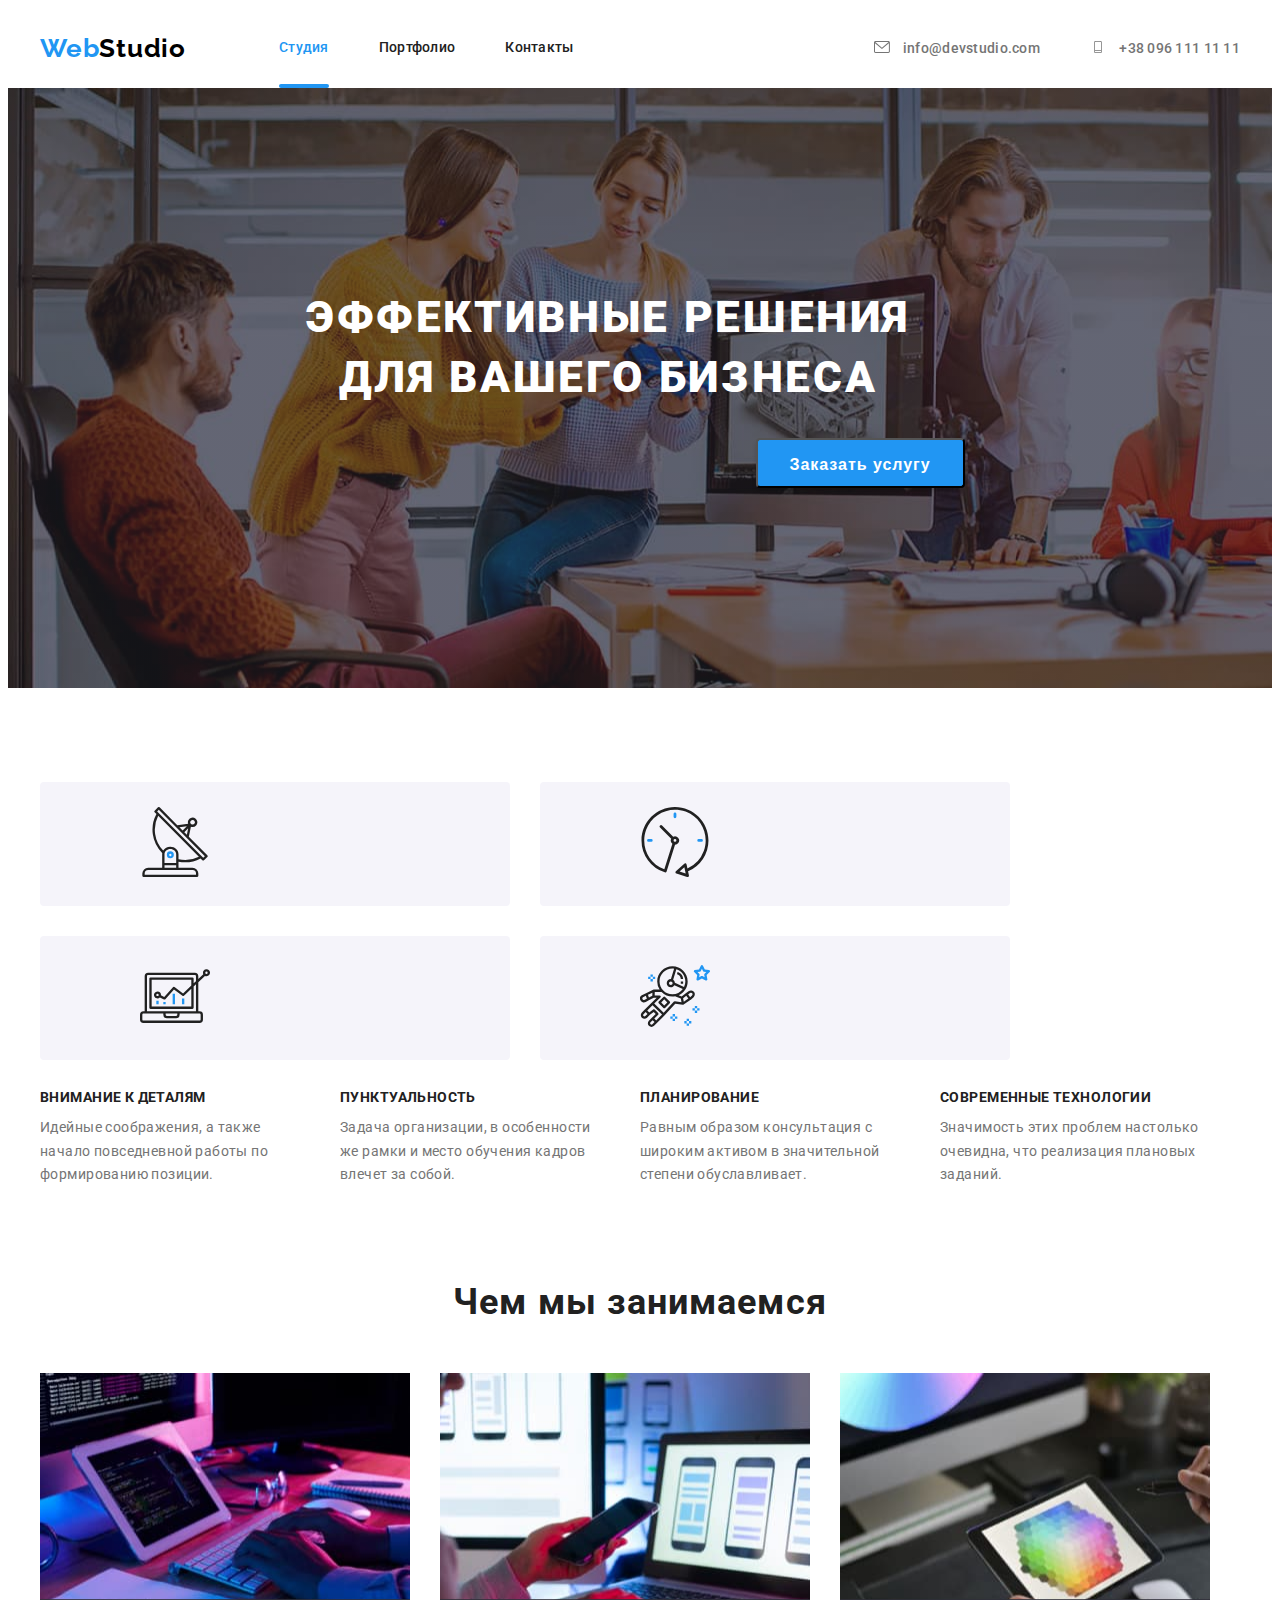
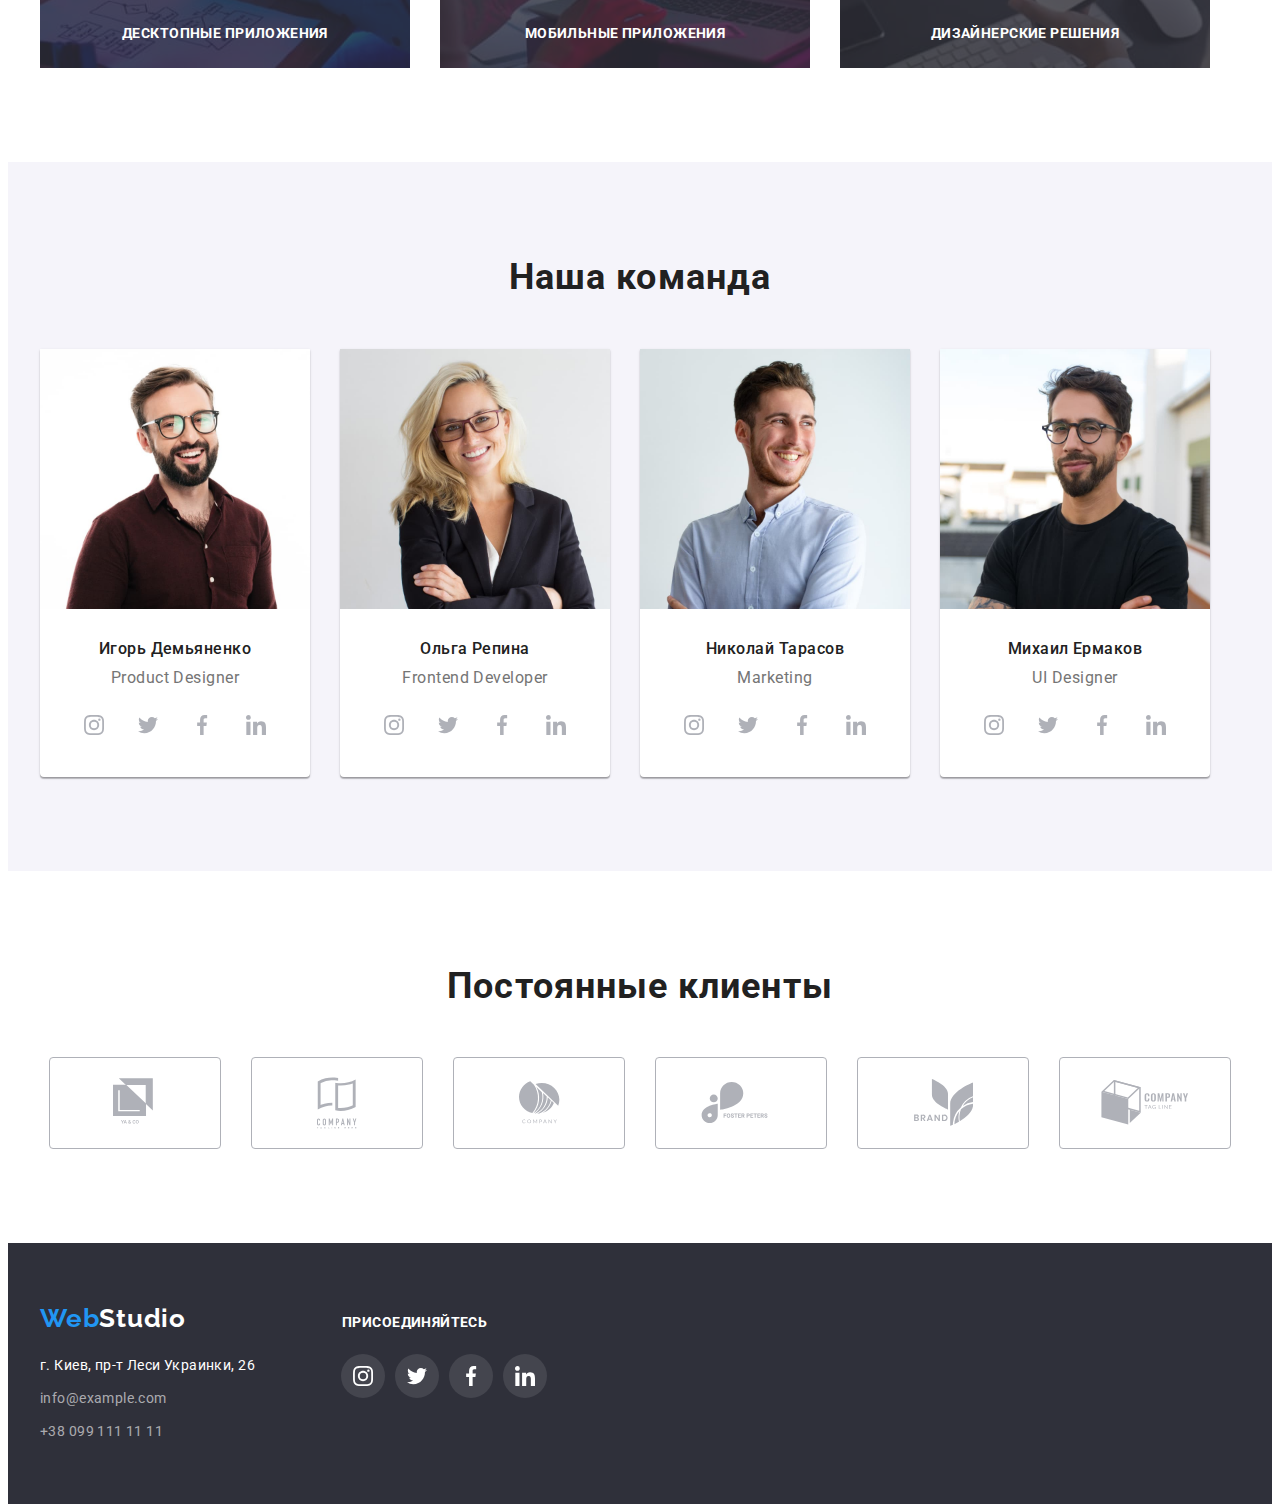
<file: index.html>
<!DOCTYPE html>
<html lang="ru">
  <head>
    <meta charset="UTF-8" />
    <meta name="viewport" content="width=device-width, initial-scale=1.0" />
    <title>Студия</title>
    <link rel="preconnect" href="https://fonts.gstatic.com" />
    <link
      href="https://fonts.googleapis.com/css2?family=Raleway:wght@700&family=Roboto:wght@400;500;700;900&display=swap"
      rel="stylesheet"
    />
    <link
      rel="stylesheet"
      href="https://cdnjs.cloudflare.com/ajax/libs/modern-normalize/1.0.0/modern-normalize.min.css"
      integrity="sha512-ISS7cAi1PEhQ8jnbJpJZMd29NlhNj4AWYyLOSp2CE/CsHxTCu+r+t0D2yoJudVrd0/8fTVPUVDzY5Tvli75u/g=="
      crossorigin="anonymous"
    />
    <link rel="stylesheet" href="./css/style.css" />
  </head>
  <body>
    <!--шапка сайта-->
    <header class="header">
      <div class="conteiner">
        <nav class="nav">
          <a class="logo" href="./index.html"
            >Web<span class="header-hf-logo">Studio</span>
          </a>

          <ul class="nav-list">
            <li class="nav-list-item">
              <a class="nav-list-link current any-transition" href="">Студия</a>
            </li>
            <li class="nav-list-item">
              <a class="nav-list-link any-transition" href="./portfolio.html"
                >Портфолио</a
              >
            </li>
            <li class="nav-list-item">
              <a class="nav-list-link any-transition" href="">Контакты</a>
            </li>
          </ul>
        </nav>

        <ul class="header-contacts">
          <li class="header-contacts-item">
            <a
              class="header-contacts-link-mail any-transition"
              href="mailto:info@devstudio.com"
            >
              <svg class="header-contacts-link-icon any-transition">
                <use href="./sprite.svg#mail"></use>
              </svg>
              info@devstudio.com
            </a>
          </li>
          <li class="header-contacts-item">
            <a
              class="header-contacts-link-tel any-transition"
              href="tel:+380961111111"
            >
              <svg class="header-contacts-link-icon any-transition">
                <use href="./sprite.svg#tel"></use>
              </svg>
              +38 096 111 11 11</a
            >
          </li>
        </ul>
      </div>
    </header>

    <!--герой-->
    <main class="main">
      <section class="hero">
        <div class="conteiner">
          <div class="conteiner-hero-banner">
            <h1 class="hero-banner">Эффективные решения для вашего бизнеса</h1>
          </div>
          <button class="hero-banner-btn" type="button" data-modal-open>
            Заказать услугу
          </button>
        </div>
      </section>

      <!--принципы работы студии-->
      <section class="principles">
        <div class="conteiner">
          <h2 hidden>Наши принципы</h2>
          <ul class="principles-list">
            <div class="principles-list-icon-wrapper">
              <svg class="principles-list-icon">
                <use href="./sprite.svg#antenna"></use>
              </svg>
            </div>
            <div class="principles-list-icon-wrapper">
              <svg class="principles-list-icon">
                <use href="./sprite.svg#clock"></use>
              </svg>
            </div>
            <div class="principles-list-icon-wrapper">
              <svg class="principles-list-icon">
                <use href="./sprite.svg#diagram"></use>
              </svg>
            </div>
            <div class="principles-list-icon-wrapper">
              <svg class="principles-list-icon">
                <use href="./sprite.svg#astronaut"></use>
              </svg>
            </div>
            <li class="principles-list-item">
              <h3 class="principles-name">Внимание к деталям</h3>
              <p class="principles-description">
                Идейные соображения, а также начало повседневной работы по
                формированию позиции.
              </p>
            </li>
            <li class="principles-list-item">
              <h3 class="principles-name">Пунктуальность</h3>
              <p class="principles-description">
                Задача организации, в особенности же рамки и место обучения
                кадров влечет за собой.
              </p>
            </li>
            <li class="principles-list-item">
              <h3 class="principles-name">Планирование</h3>
              <p class="principles-description">
                Равным образом консультация с широким активом в значительной
                степени обуславливает.
              </p>
            </li>
            <li class="principles-list-item">
              <h3 class="principles-name">Современные технологии</h3>
              <p class="principles-description">
                Значимость этих проблем настолько очевидна, что реализация
                плановых заданий.
              </p>
            </li>
          </ul>
        </div>
      </section>

      <!--возможности студии-->
      <section class="description">
        <div class="conteiner">
          <h2 class="description-title">Чем мы занимаемся</h2>
          <ul class="description-list">
            <li class="description-list-item">
              <img
                class="description-list-img"
                src="./images/img-1.jpg"
                alt="написание кода"
                width="370"
                height="295"
              />
              <h3 class="description-title-image">Десктопные приложения</h3>
            </li>

            <li class="description-list-item">
              <img
                class="description-list-img"
                src="./images/img-2.jpg"
                alt="мобильные версии"
                width="370"
                height="295"
              />
              <h3 class="description-title-image">Мобильные приложения</h3>
            </li>

            <li class="description-list-item">
              <img
                class="description-list-img"
                src="./images/img-3.jpg"
                alt="выбор цвета сайта"
                width="370"
                height="295"
              />
              <h3 class="description-title-image">Дизайнерские решения</h3>
            </li>
          </ul>
        </div>
      </section>

      <!--команда студии-->
      <section class="team">
        <div class="conteiner">
          <h2 class="description-title">Наша команда</h2>
          <ul class="team-list">
            <li class="team-list-item">
              <img
                class="team-list-img"
                src="./team-photo/img-1.jpg"
                alt="фото Демьяненко"
                width="270"
                height="260"
              />
              <div class="masters-list-content-wrapper">
                <h3 class="team-list-name">Игорь Демьяненко</h3>
                <p class="team-list-special" lang="en">Product Designer</p>
                <ul class="team-list-link">
                  <li class="team-item-link">
                    <a class="team-link any-transition" href="">
                      <svg class="team-list-icon any-transition">
                        <use href="./sprite.svg#instagram"></use>
                      </svg>
                    </a>
                  </li>
                  <li class="team-item-link">
                    <a class="team-link any-transition" href="">
                      <svg class="team-list-icon any-transition">
                        <use href="./sprite.svg#twitter"></use>
                      </svg>
                    </a>
                  </li>
                  <li class="team-item-link">
                    <a class="team-link any-transition" href="">
                      <svg class="team-list-icon any-transition">
                        <use href="./sprite.svg#facebook"></use>
                      </svg>
                    </a>
                  </li>
                  <li class="team-item-link">
                    <a class="team-link any-transition" href="">
                      <svg class="team-list-icon any-transition">
                        <use href="./sprite.svg#linkedin"></use>
                      </svg>
                    </a>
                  </li>
                </ul>
              </div>
            </li>
            <li class="team-list-item">
              <img
                class="team-list-img"
                src="./team-photo/img-2.jpg"
                alt="фото Репиной"
                width="270"
                height="260"
              />
              <div class="masters-list-content-wrapper">
                <h3 class="team-list-name">Ольга Репина</h3>
                <p class="team-list-special" lang="en">Frontend Developer</p>
                <ul class="team-list-link">
                  <li class="team-item-link">
                    <a class="team-link any-transition" href="">
                      <svg class="team-list-icon any-transition">
                        <use href="./sprite.svg#instagram"></use>
                      </svg>
                    </a>
                  </li>
                  <li class="team-item-link">
                    <a class="team-link any-transition" href="">
                      <svg class="team-list-icon any-transition">
                        <use href="./sprite.svg#twitter"></use>
                      </svg>
                    </a>
                  </li>
                  <li class="team-item-link">
                    <a class="team-link any-transition" href="">
                      <svg class="team-list-icon any-transition">
                        <use href="./sprite.svg#facebook"></use>
                      </svg>
                    </a>
                  </li>
                  <li class="team-item-link">
                    <a class="team-link any-transition" href="">
                      <svg class="team-list-icon any-transition">
                        <use href="./sprite.svg#linkedin"></use>
                      </svg>
                    </a>
                  </li>
                </ul>
              </div>
            </li>
            <li class="team-list-item">
              <img
                class="team-list-img"
                src="./team-photo/img-3.jpg"
                alt="фото Тарасова"
                width="270"
                height="260"
              />
              <div class="masters-list-content-wrapper">
                <h3 class="team-list-name">Николай Тарасов</h3>
                <p class="team-list-special" lang="en">Marketing</p>
                <ul class="team-list-link">
                  <li class="team-item-link">
                    <a class="team-link any-transition" href="">
                      <svg class="team-list-icon any-transition">
                        <use href="./sprite.svg#instagram"></use>
                      </svg>
                    </a>
                  </li>
                  <li class="team-item-link">
                    <a class="team-link any-transition" href="">
                      <svg class="team-list-icon any-transition">
                        <use href="./sprite.svg#twitter"></use>
                      </svg>
                    </a>
                  </li>
                  <li class="team-item-link">
                    <a class="team-link any-transition" href="">
                      <svg class="team-list-icon any-transition">
                        <use href="./sprite.svg#facebook"></use>
                      </svg>
                    </a>
                  </li>
                  <li class="team-item-link">
                    <a class="team-link any-transition" href="">
                      <svg class="team-list-icon any-transition">
                        <use href="./sprite.svg#linkedin"></use>
                      </svg>
                    </a>
                  </li>
                </ul>
              </div>
            </li>

            <li class="team-list-item">
              <img
                class="team-list-img"
                src="./team-photo/img-4.jpg"
                alt="фото Ермакова"
                width="270"
                height="260"
              />
              <div class="masters-list-content-wrapper">
                <h3 class="team-list-name">Михаил Ермаков</h3>
                <p class="team-list-special" lang="en">UI Designer</p>
                <ul class="team-list-link">
                  <li class="team-item-link">
                    <a class="team-link any-transition" href="">
                      <svg class="team-list-icon any-transition">
                        <use href="./sprite.svg#instagram"></use>
                      </svg>
                    </a>
                  </li>
                  <li class="team-item-link">
                    <a class="team-link any-transition" href="">
                      <svg class="team-list-icon any-transition">
                        <use href="./sprite.svg#twitter"></use>
                      </svg>
                    </a>
                  </li>
                  <li class="team-item-link">
                    <a class="team-link any-transition" href="">
                      <svg class="team-list-icon any-transition">
                        <use href="./sprite.svg#facebook"></use>
                      </svg>
                    </a>
                  </li>
                  <li class="team-item-link">
                    <a class="team-link any-transition" href="">
                      <svg class="team-list-icon any-transition">
                        <use href="./sprite.svg#linkedin"></use>
                      </svg>
                    </a>
                  </li>
                </ul>
              </div>
            </li>
          </ul>
        </div>
      </section>

      <!-- клиенты студии -->
      <section class="clients">
        <div class="conteiner">
          <h2 class="clients-title">Постоянные клиенты</h2>
          <ul class="clients-list">
            <div class="clients-list-wrapper">
              <li class="clients-list-item">
                <a class="clients-list-link any-transition" href="">
                  <svg
                    class="clients-list-icon any-transition"
                    width="44"
                    height="49"
                  >
                    <use href="./sprite.svg#logo-1"></use>
                  </svg>
                </a>
              </li>
            </div>
            <div class="clients-list-wrapper">
              <li class="clients-list-item">
                <a class="clients-list-link any-transition" href="">
                  <svg
                    class="clients-list-icon any-transition"
                    width="40"
                    height="52"
                  >
                    <use href="./sprite.svg#logo-2"></use>
                  </svg>
                </a>
              </li>
            </div>
            <div class="clients-list-wrapper">
              <li class="clients-list-item">
                <a class="clients-list-link any-transition" href="">
                  <svg
                    class="clients-list-icon any-transition"
                    width="41"
                    height="43"
                  >
                    <use href="./sprite.svg#logo-3"></use>
                  </svg>
                </a>
              </li>
            </div>
            <div class="clients-list-wrapper">
              <li class="clients-list-item">
                <a class="clients-list-link any-transition" href="">
                  <svg
                    class="clients-list-icon any-transition"
                    width="80"
                    height="42"
                  >
                    <use href="./sprite.svg#logo-4"></use>
                  </svg>
                </a>
              </li>
            </div>
            <div class="clients-list-wrapper">
              <li class="clients-list-item">
                <a class="clients-list-link any-transition" href="">
                  <svg
                    class="clients-list-icon any-transition"
                    width="59"
                    height="47"
                  >
                    <use href="./sprite.svg#logo-5"></use>
                  </svg>
                </a>
              </li>
            </div>
            <div class="clients-list-wrapper">
              <li class="clients-list-item">
                <a class="clients-list-link any-transition" href="">
                  <svg
                    class="clients-list-icon any-transition"
                    width="88"
                    height="45"
                  >
                    <use href="./sprite.svg#logo-6"></use>
                  </svg>
                </a>
              </li>
            </div>
          </ul>
        </div>
      </section>
    </main>
    <!--подвал-->
    <footer class="footer">
      <!--кондактная инфо-->
      <section class="footer-contact">
        <div class="conteiner">
          <h2 hidden>контакты</h2>
          <div class="footer-contact-wrapper">
            <a class="logo" href="./index.html"
              >Web<span class="footer-hf-logo">Studio</span></a
            >
            <h3 class="footer-subtitle">присоединяйтесь</h3>
          </div>

          <address class="footer-address">
            <div class="footer-address-list-wrapper">
              <ul class="footer-address-list">
                <li class="footer-address-list-item">
                  <a
                    class="footer-address-link"
                    href="https://goo.gl/maps/9ujybrKW8emvLEQx5"
                    target="blank"
                    >г. Киев, пр-т Леси Украинки, 26</a
                  >
                </li>
                <li class="footer-address-list-item">
                  <a
                    class="footer-address-link-mail"
                    href="mailto:info@example.com"
                    >info@example.com</a
                  >
                </li>
                <li class="footer-address-list-item">
                  <a class="footer-address-link-tel" href="tel:+380991111111"
                    >+38 099 111 11 11</a
                  >
                </li>
              </ul>
            </div>

            <div class="footer-list-link-wrapper">
              <ul class="footer-social-list">
                <li class="footer-social-list-item">
                  <div class="footer-list-content-wrapper">
                    <a class="footer-social-link any-transition" href="">
                      <svg class="footer-social-icon">
                        <use href="./sprite.svg#instagram"></use>
                      </svg>
                    </a>
                  </div>
                </li>
                <li class="footer-social-list-item">
                  <div class="footer-list-content-wrapper">
                    <a class="footer-social-link any-transition" href="">
                      <svg class="footer-social-icon">
                        <use href="./sprite.svg#twitter"></use>
                      </svg>
                    </a>
                  </div>
                </li>
                <li class="footer-social-list-item">
                  <div class="footer-list-content-wrapper">
                    <a class="footer-social-link any-transition" href="">
                      <svg class="footer-social-icon">
                        <use href="./sprite.svg#facebook"></use>
                      </svg>
                    </a>
                  </div>
                </li>
                <li class="footer-social-list-item">
                  <div class="footer-list-content-wrapper">
                    <a class="footer-social-link any-transition" href="">
                      <svg class="footer-social-icon">
                        <use href="./sprite.svg#linkedin"></use>
                      </svg>
                    </a>
                  </div>
                </li>
              </ul>
            </div>
          </address>
        </div>
      </section>
    </footer>

    <div class="backdrop is-hidden" data-modal>
      <div class="modal">
        <button class="modal-button" type="button" data-modal-close>
          <svg class="icon-close">
            <use href="./sprite.svg#icon-close"></use>
          </svg>
        </button>
      </div>
    </div>

    <script src="./js/modal.js"></script>
  </body>
</html>
</file>
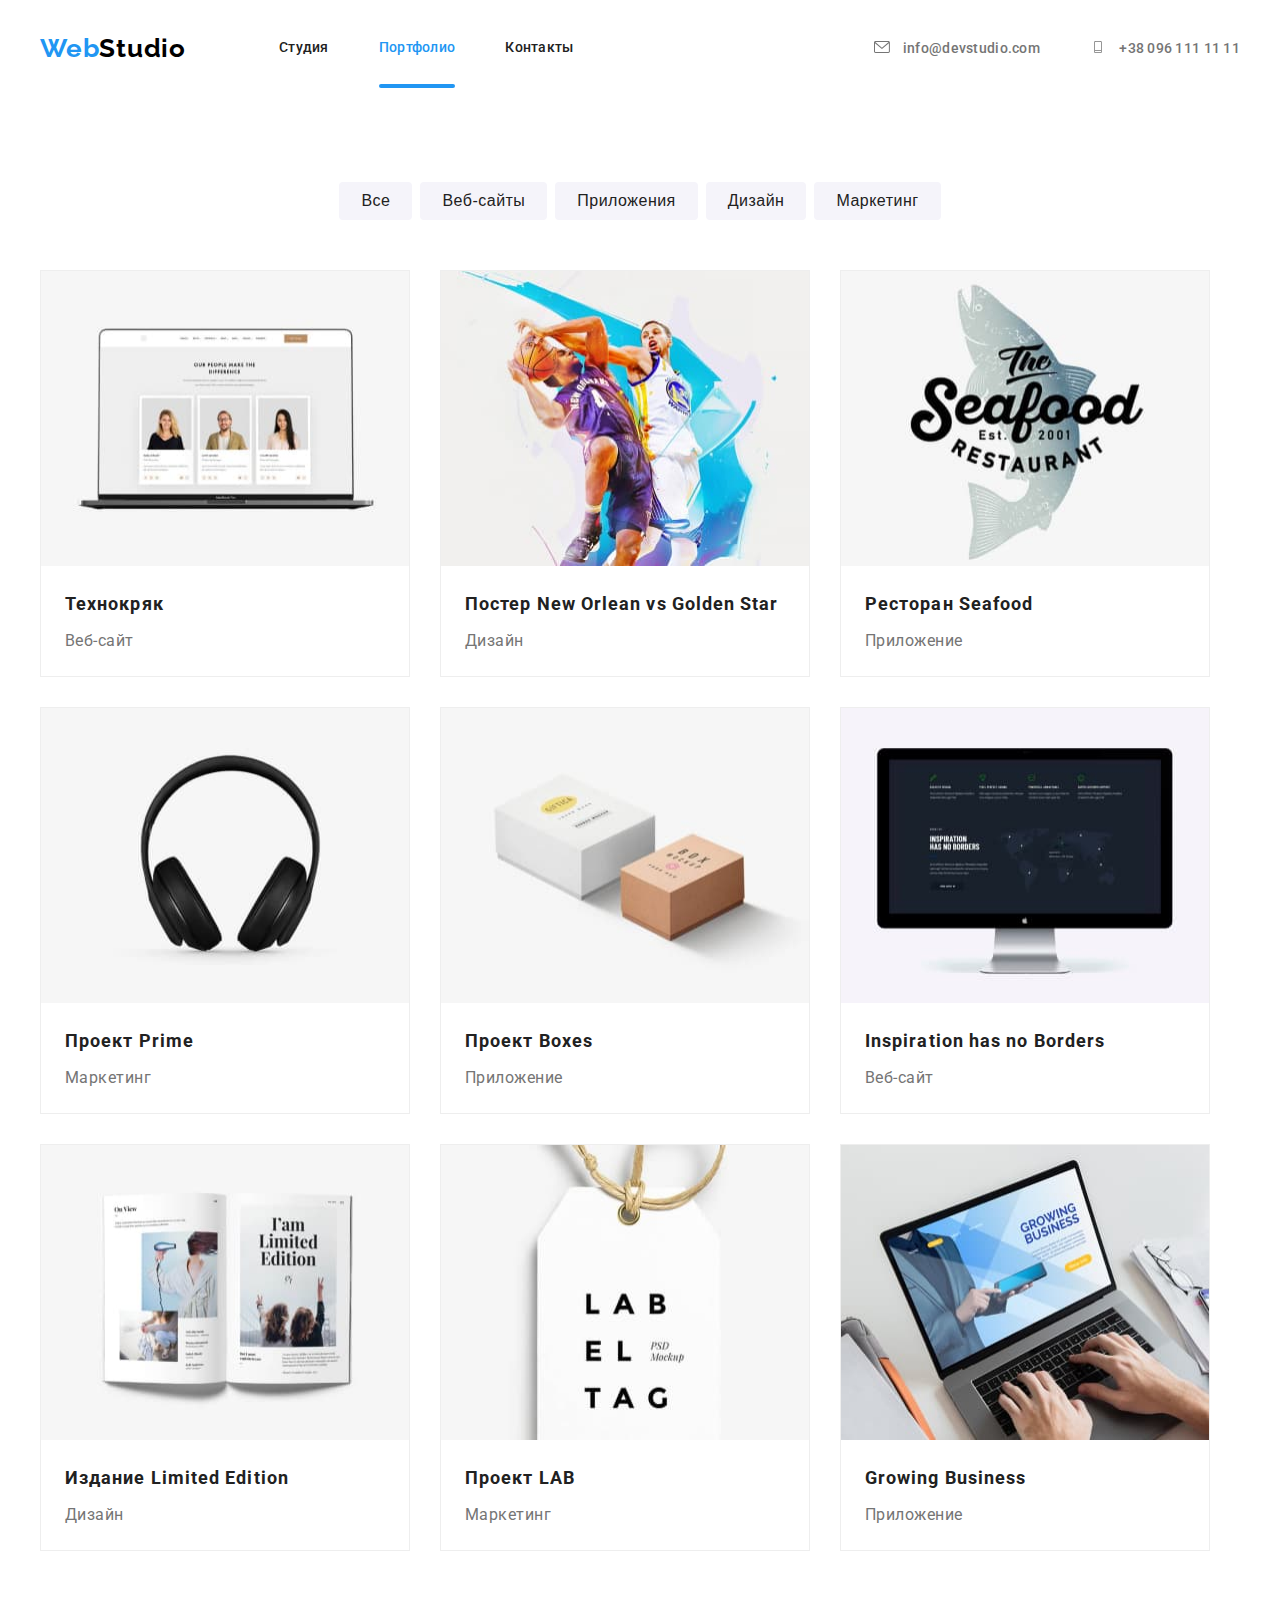
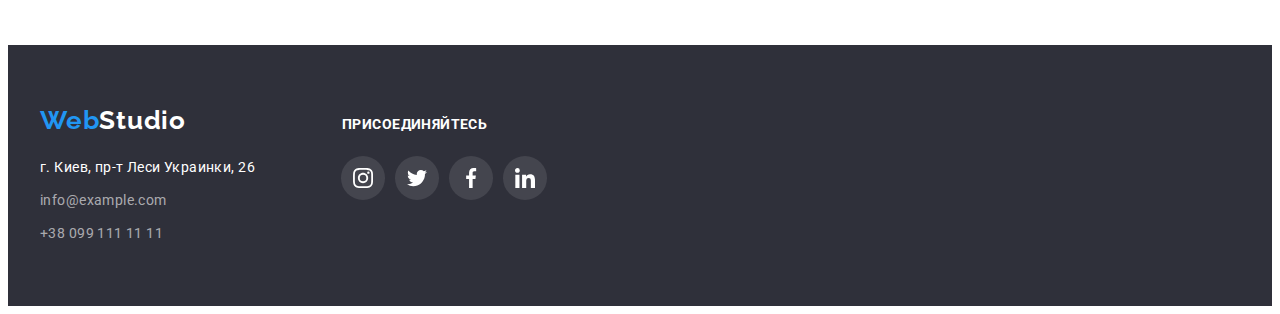
<file: portfolio.html>
<!DOCTYPE html>
<html lang="ru">
  <head>
    <meta charset="UTF-8" />
    <meta name="viewport" content="width=device-width, initial-scale=1.0" />
    <title>Портфолио</title>
    <link rel="preconnect" href="https://fonts.gstatic.com" />
    <link
      href="https://fonts.googleapis.com/css2?family=Raleway:wght@700&family=Roboto:wght@400;500;700;900&display=swap"
      rel="stylesheet"
    />
    <link
      rel="stylesheet"
      href="https://cdnjs.cloudflare.com/ajax/libs/modern-normalize/1.0.0/modern-normalize.min.css"
      integrity="sha512-ISS7cAi1PEhQ8jnbJpJZMd29NlhNj4AWYyLOSp2CE/CsHxTCu+r+t0D2yoJudVrd0/8fTVPUVDzY5Tvli75u/g=="
      crossorigin="anonymous"
    />
    <link rel="stylesheet" href="./css/style.css" />
  </head>
  <body>
    <!--шапка сайта-->
    <header class="header">
      <div class="conteiner">
        <nav class="nav">
          <a class="logo" href="./index.html"
            >Web<span class="header-hf-logo">Studio</span>
          </a>

          <ul class="nav-list">
            <li class="nav-list-item">
              <a class="nav-list-link any-transition" href="./index.html"
                >Студия</a
              >
            </li>
            <li class="nav-list-item">
              <a
                class="nav-list-link current any-transition"
                href="./portfolio.html"
                >Портфолио</a
              >
            </li>
            <li class="nav-list-item">
              <a class="nav-list-link any-transition" href="">Контакты</a>
            </li>
          </ul>
        </nav>

        <ul class="header-contacts">
          <li class="header-contacts-item">
            <a
              class="header-contacts-link-mail any-transition"
              href="mailto:info@devstudio.com"
            >
              <svg class="header-contacts-link-icon any-transition">
                <use href="./sprite.svg#mail"></use>
              </svg>
              info@devstudio.com
            </a>
          </li>
          <li class="header-contacts-item">
            <a
              class="header-contacts-link-tel any-transition"
              href="tel:+380961111111"
            >
              <svg class="header-contacts-link-icon any-transition">
                <use href="./sprite.svg#tel"></use>
              </svg>
              +38 096 111 11 11</a
            >
          </li>
        </ul>
      </div>
    </header>
    <!--герой-->
    <main class="portfolio-hero">
      <section class="portfolio-nav">
        <div class="conteiner">
          <h1 hidden>Портфолио</h1>
          <ul class="portfolio-nav-list">
            <li class="portfolio-nav-list-item">
              <button
                class="portfolio-nav-list-btn any-transition"
                type="button"
              >
                Все
              </button>
            </li>
            <li class="portfolio-nav-list-item">
              <button
                class="portfolio-nav-list-btn any-transition"
                type="button"
              >
                Веб-сайты
              </button>
            </li>
            <li class="portfolio-nav-list-item">
              <button
                class="portfolio-nav-list-btn any-transition"
                type="button"
              >
                Приложения
              </button>
            </li>
            <li class="portfolio-nav-list-item">
              <button
                class="portfolio-nav-list-btn any-transition"
                type="button"
              >
                Дизайн
              </button>
            </li>
            <li class="portfolio-nav-list-item">
              <button
                class="portfolio-nav-list-btn any-transition"
                type="button"
              >
                Маркетинг
              </button>
            </li>
          </ul>

          <ul class="portfolio-list">
            <li class="portfolio-list-item">
              <a class="portfolio-list-link any-transition" href="">
                <div class="portfolio-overlay-wrapper">
                  <img
                    class="portfolio-list-img"
                    src="./portfolio-images/img-1.jpg"
                    alt="экран ноутбука с картинками"
                    width="370"
                    height="295"
                  />
                  <p class="portfolio-overlay-list">
                    Технокряк это современная площадка распространения
                    коронавируса. Компании используют эту платформу для
                    цифрового шпионажа и атак на защищённые сервера конкурентов.
                  </p>
                </div>

                <h2 class="portfolio-list-title">Технокряк</h2>
                <p class="portfolio-list-services">Веб-сайт</p>
              </a>
            </li>
            <li class="portfolio-list-item">
              <a class="portfolio-list-link any-transition" href="">
                <div class="portfolio-overlay-wrapper">
                  <img
                    class="portfolio-list-img"
                    src="./portfolio-images/img-2.jpg"
                    alt="два баскетболиста"
                    width="370"
                    height="295"
                  />
                  <p class="portfolio-overlay-list">
                    Постер New Orlean vs Golden Star это современная площадка
                    распространения коронавируса. Компании используют эту
                    платформу для цифрового шпионажа и атак на защищённые
                    сервера конкурентов.
                  </p>
                </div>
                <h2 class="portfolio-list-title">
                  Постер New Orlean vs Golden Star
                </h2>
                <p class="portfolio-list-services">Дизайн</p>
              </a>
            </li>
            <li class="portfolio-list-item">
              <a class="portfolio-list-link any-transition" href="">
                <div class="portfolio-overlay-wrapper">
                  <img
                    class="portfolio-list-img"
                    src="./portfolio-images/img-3.jpg"
                    alt="рисунок рыбы с подписью"
                    width="370"
                    height="295"
                  />
                  <p class="portfolio-overlay-list">
                    Ресторан Seafood это современная площадка распространения
                    коронавируса. Компании используют эту платформу для
                    цифрового шпионажа и атак на защищённые сервера конкурентов.
                  </p>
                </div>
                <h2 class="portfolio-list-title">Ресторан Seafood</h2>
                <p class="portfolio-list-services">Приложение</p>
              </a>
            </li>
            <li class="portfolio-list-item">
              <a class="portfolio-list-link any-transition" href="">
                <div class="portfolio-overlay-wrapper">
                  <img
                    class="portfolio-list-img"
                    src="./portfolio-images/img-4.jpg"
                    alt="наушники"
                    width="370"
                    height="295"
                  />
                  <p class="portfolio-overlay-list">
                    Проект Prime это современная площадка распространения
                    коронавируса. Компании используют эту платформу для
                    цифрового шпионажа и атак на защищённые сервера конкурентов.
                  </p>
                </div>
                <h2 class="portfolio-list-title">Проект Prime</h2>
                <p class="portfolio-list-services">Маркетинг</p>
              </a>
            </li>
            <li class="portfolio-list-item">
              <a class="portfolio-list-link any-transition" href="">
                <div class="portfolio-overlay-wrapper">
                  <img
                    class="portfolio-list-img"
                    src="./portfolio-images/img-5.jpg"
                    alt="две коробки"
                    width="370"
                    height="295"
                  />
                  <p class="portfolio-overlay-list">
                    Проект Boxes это современная площадка распространения
                    коронавируса. Компании используют эту платформу для
                    цифрового шпионажа и атак на защищённые сервера конкурентов.
                  </p>
                </div>
                <h2 class="portfolio-list-title">Проект Boxes</h2>
                <p class="portfolio-list-services">Приложение</p>
              </a>
            </li>
            <li class="portfolio-list-item">
              <a class="portfolio-list-link any-transition" href="">
                <div class="portfolio-overlay-wrapper">
                  <img
                    class="portfolio-list-img"
                    src="./portfolio-images/img-6.jpg"
                    alt="монитор с картинками"
                    width="370"
                    height="295"
                  />
                  <p class="portfolio-overlay-list">
                    Inspiration has no Borders это современная площадка
                    распространения коронавируса. Компании используют эту
                    платформу для цифрового шпионажа и атак на защищённые
                    сервера конкурентов.
                  </p>
                </div>
                <h2 class="portfolio-list-title">Inspiration has no Borders</h2>
                <p class="portfolio-list-services">Веб-сайт</p>
              </a>
            </li>
            <li class="portfolio-list-item">
              <a class="portfolio-list-link any-transition" href="">
                <div class="portfolio-overlay-wrapper">
                  <img
                    class="portfolio-list-img"
                    src="./portfolio-images/img-7.jpg"
                    alt="открытый журнал"
                    width="370"
                    height="295"
                  />
                  <p class="portfolio-overlay-list">
                    Издание Limited Edition это современная площадка
                    распространения коронавируса. Компании используют эту
                    платформу для цифрового шпионажа и атак на защищённые
                    сервера конкурентов.
                  </p>
                </div>
                <h2 class="portfolio-list-title">Издание Limited Edition</h2>
                <p class="portfolio-list-services">Дизайн</p>
              </a>
            </li>
            <li class="portfolio-list-item">
              <a class="portfolio-list-link any-transition" href="">
                <div class="portfolio-overlay-wrapper">
                  <img
                    class="portfolio-list-img"
                    src="./portfolio-images/img-8.jpg"
                    alt="бейдж с надписью лаб"
                    width="370"
                    height="295"
                  />
                  <p class="portfolio-overlay-list">
                    Проект LAB это современная площадка распространения
                    коронавируса. Компании используют эту платформу для
                    цифрового шпионажа и атак на защищённые сервера конкурентов.
                  </p>
                </div>
                <h2 class="portfolio-list-title">Проект LAB</h2>
                <p class="portfolio-list-services">Маркетинг</p>
              </a>
            </li>
            <li class="portfolio-list-item">
              <a class="portfolio-list-link any-transition" href="">
                <div class="portfolio-overlay-wrapper">
                  <img
                    class="portfolio-list-img"
                    src="./portfolio-images/img-9.jpg"
                    alt="набор текста на ноутбуке"
                    width="370"
                    height="295"
                  />
                  <p class="portfolio-overlay-list">
                    Growing Business это современная площадка распространения
                    коронавируса. Компании используют эту платформу для
                    цифрового шпионажа и атак на защищённые сервера конкурентов.
                  </p>
                </div>
                <h2 class="portfolio-list-title">Growing Business</h2>
                <p class="portfolio-list-services">Приложение</p>
              </a>
            </li>
          </ul>
        </div>
      </section>
    </main>
    <!--подвал-->
    <footer class="footer">
      <!--контактная инфо-->
      <section class="footer-contact">
        <div class="conteiner">
          <h2 hidden>контакты</h2>
          <div class="footer-contact-wrapper">
            <a class="logo" href="./index.html"
              >Web<span class="footer-hf-logo">Studio</span></a
            >
            <h3 class="footer-subtitle">присоединяйтесь</h3>
          </div>

          <address class="footer-address">
            <div class="footer-address-list-wrapper">
              <ul class="footer-address-list">
                <li class="footer-address-list-item">
                  <a
                    class="footer-address-link"
                    href="https://goo.gl/maps/9ujybrKW8emvLEQx5"
                    target="blank"
                    >г. Киев, пр-т Леси Украинки, 26</a
                  >
                </li>
                <li class="footer-address-list-item">
                  <a
                    class="footer-address-link-mail"
                    href="mailto:info@example.com"
                    >info@example.com</a
                  >
                </li>
                <li class="footer-address-list-item">
                  <a class="footer-address-link-tel" href="tel:+380991111111"
                    >+38 099 111 11 11</a
                  >
                </li>
              </ul>
            </div>

            <div class="footer-list-link-wrapper">
              <ul class="footer-social-list">
                <li class="footer-social-list-item">
                  <div class="footer-list-content-wrapper">
                    <a class="footer-social-link any-transition" href="">
                      <svg class="footer-social-icon">
                        <use href="./sprite.svg#instagram"></use>
                      </svg>
                    </a>
                  </div>
                </li>
                <li class="footer-social-list-item">
                  <div class="footer-list-content-wrapper">
                    <a class="footer-social-link any-transition" href="">
                      <svg class="footer-social-icon">
                        <use href="./sprite.svg#twitter"></use>
                      </svg>
                    </a>
                  </div>
                </li>
                <li class="footer-social-list-item">
                  <div class="footer-list-content-wrapper">
                    <a class="footer-social-link any-transition" href="">
                      <svg class="footer-social-icon">
                        <use href="./sprite.svg#facebook"></use>
                      </svg>
                    </a>
                  </div>
                </li>
                <li class="footer-social-list-item">
                  <div class="footer-list-content-wrapper">
                    <a class="footer-social-link any-transition" href="">
                      <svg class="footer-social-icon">
                        <use href="./sprite.svg#linkedin"></use>
                      </svg>
                    </a>
                  </div>
                </li>
              </ul>
            </div>
          </address>
        </div>
      </section>
    </footer>
  </body>
</html>
</file>
<file: css/style.css>
:root {
  --main-font: "Roboto", sans-serif;
  --secondary-font: "Raleway", sans-serif;
  --active-link-color: #2196f3;
}

body {
  font-family: var(--main-font);
  font-style: normal;
}

h1,
h2,
h3,
h4,
h5,
h6 {
  padding: 0;
  margin: 0;
}

ul {
  padding: 0;
  margin: 0;
}

p {
  padding: 0;
  margin: 0;
}

img {
  display: block;
}

/* ======================КОМПОНЕНТЫ======================== */
.conteiner {
  margin-left: auto;
  margin-right: auto;
  width: 1200px;
  padding-left: 15px;
  padding-right: 15px;
}

.description-title {
  font-weight: 700;
  font-size: 36px;
  line-height: 1.17;
  text-align: center;
  letter-spacing: 0.03em;
  color: #212121;
}

.nav-list,
.header-contacts,
.principles-list,
.description-list,
.team-list,
.footer-address-list {
  list-style: none;
}

.nav-list-link:hover,
.nav-list-link:focus,
.header-contacts-link-mail:hover,
.header-contacts-link-mail:focus,
.header-contacts-link-tel:hover,
.header-contacts-link-tel:focus {
  color: var(--active-link-color);
}

.nav-list .nav-list-link.current {
  color: var(--active-link-color);
}

.any-transition {
  transition: color 250ms cubic-bezier(0.4, 0, 0.2, 1),
    fill 250ms cubic-bezier(0.4, 0, 0.2, 1),
    background-color 250ms cubic-bezier(0.4, 0, 0.2, 1),
    border-color 250ms cubic-bezier(0.4, 0, 0.2, 1),
    box-shadow 250ms cubic-bezier(0.4, 0, 0.2, 1);
}

/* ======================КОМПОНЕНТЫ======================== */

/* ======================ШАПКА-САЙТА======================== */

.header-contacts-link-icon {
  width: 16px;
  height: 12px;
  margin-right: 10px;
  fill: #757575;
}

.header-contacts-link-mail:hover .header-contacts-link-icon,
.header-contacts-link-mail:focus .header-contacts-link-icon,
.header-contacts-link-tel:hover .header-contacts-link-icon,
.header-contacts-link-tel:focus .header-contacts-link-icon {
  fill: var(--active-link-color);
}

.header .conteiner {
  display: flex;
  align-items: center;
}

.header-contacts {
  display: flex;
  margin-left: auto;
}
.header-contacts-link-tel {
  margin-left: 50px;
}

.nav {
  display: flex;
  align-items: center;
}

.nav-list {
  display: flex;
  align-items: center;
}

.nav-list-item {
  display: flex;
  align-items: center;
}

.nav-list-item:not(:last-child) {
  margin-right: 50px;
}

.nav .logo {
  margin-right: 93px;
}

.logo {
  font-family: var(--secondary-font);
  font-style: normal;
  font-weight: 700;
  font-size: 26px;
  line-height: 1.19;
  letter-spacing: 0.03em;
  text-decoration: none;
  color: #2196f3;
}

.nav-list-link,
.header-contacts-link-mail,
.header-contacts-link-tel {
  font-weight: 500;
  font-size: 14px;
  line-height: 1.14;
  letter-spacing: 0.02em;
  text-decoration: none;
  padding-top: 32px;
  padding-bottom: 32px;
}

.header-hf-logo {
  color: #000000;
}

.nav-list-link {
  color: #212121;
}

.header-contacts-link-mail,
.header-contacts-link-tel {
  color: #757575;
}

.nav-list-link.current {
  position: relative;
}

.nav-list-link.current::after {
  content: "";

  position: absolute;
  left: 0;
  bottom: 0;

  display: block;
  width: 100%;
  height: 4px;
  background-color: var(--active-link-color);
  border-radius: 2px;
}

/* ======================КОНЕЦ-ШАПКИ-САЙТА======================== */

/* ======================ГЕРОЙ======================== */

.hero {
  background: #c4c4c4;
  background: linear-gradient(rgba(47, 48, 58, 0.4), rgba(47, 48, 58, 0.4)),
    url(../images/img-0.jpg);
  background-repeat: no-repeat;
  background-size: cover;
}

.hero .conteiner {
  text-align: center;
  padding: 200px 252px;
}

.hero-banner {
  font-weight: 900;
  font-size: 44px;
  line-height: 1.36;
  letter-spacing: 0.06em;
  text-transform: uppercase;
  width: 696px;
  color: #ffffff;
  /* color: #000000; */
}

.hero-banner-btn {
  font-weight: 700;
  font-size: 16px;
  line-height: 1.88;
  letter-spacing: 0.06em;
  height: 50px;
  min-width: 200px;
  padding: 10px 32px;
  margin-top: 30px;
  background: #2196f3;
  box-shadow: 0px 4px 4px rgba(0, 0, 0, 0.15);
  border-radius: 4px;
  color: #ffffff;
  /* color: #000000; */
}

/* ======================ПРИНЦИПЫ======================== */

.principles-list-icon-wrapper {
  background-color: #f5f4fa;
  border-radius: 4px;
  padding: 25px 100px;
  margin-bottom: 30px;
}

.principles-list-icon {
  width: 70px;
  height: 70px;
}

.principles {
  padding-top: 94px;
  padding-bottom: 94px;
}

.principles-list {
  display: flex;
  flex-wrap: wrap;
  align-items: center;
}

.principles-list-item:nth-child(4n),
.principles-list-icon-wrapper:nth-child(4n) {
  margin-right: 0;
}
.principles-list-item,
.principles-list-icon-wrapper {
  margin-right: 30px;
  flex-basis: calc(100% / 4 - 30px);
  min-width: 270px;
}

.principles-name {
  font-weight: 700;
  font-size: 14px;
  line-height: 1.14;
  letter-spacing: 0.03em;
  text-transform: uppercase;
  margin-bottom: 10px;
  color: #212121;
}

.principles-description {
  font-weight: 400;
  font-size: 14px;
  line-height: 1.71;
  letter-spacing: 0.03em;
  color: #757575;
}
/* ======================КОНЕЦ-ПРИНЦИПОВ======================== */

/* ======================ВОЗМОЖНОСТИ======================== */

.description {
  padding-bottom: 94px;
}

.description .description-title {
  min-width: 376px;
}

.description-list {
  display: flex;
  flex-wrap: wrap;
  padding-top: 50px;
}

.description-list-item:nth-child(3n) {
  margin-right: 0;
}

.description-list-item {
  margin-right: 30px;
  flex-basis: calc(100% / 3 - 30px);
}

.description-list-item {
  position: relative;
  display: block;
}

.description-title-image {
  position: absolute;
  width: 100%;
  left: 0;
  bottom: 0;

  display: block;
  /* width: 370; */
  /* min-height: 70; */
  padding: 27px 0;

  font-weight: 700;
  font-size: 14px;
  line-height: 1.14;
  text-align: center;
  letter-spacing: 0.03em;
  text-transform: uppercase;

  color: #ffffff;
  background: rgba(47, 48, 58, 0.8);
}

/* ======================КОНЕЦ-ВОЗМОЖНОСТЕЙ======================== */

/* ======================КОМАНДА======================== */

.team {
  padding-top: 94px;
  padding-bottom: 94px;
  background: #f5f4fa;
}

.team .description-title {
  min-width: 264px;
  margin-bottom: 50px;
}

.team-list {
  display: flex;
  flex-wrap: wrap;
}

.team-list-item:nth-child(4n) {
  margin-right: 0;
}

.team-list-item {
  margin-right: 30px;
  flex-basis: calc(100% / 4 - 30px);
  border-radius: 0px 0px 4px 4px;
  box-shadow: 0px 1px 3px rgba(0, 0, 0, 0.12), 0px 1px 1px rgba(0, 0, 0, 0.14),
    0px 2px 1px rgba(0, 0, 0, 0.2);
  background-color: #ffffff;
}

.team-list-name {
  font-weight: 500;
  font-size: 16px;
  line-height: 1.19;
  text-align: center;
  letter-spacing: 0.03em;
  margin: 30px 0 10px;
  color: #212121;
}

.team-list-special {
  font-weight: normal;
  font-size: 16px;
  line-height: 1.19;
  text-align: center;
  letter-spacing: 0.03em;
  /* margin-bottom: 30px; */
  color: #757575;
}

.team-list-link {
  display: flex;
  justify-content: space-between;
  padding: 16px 32px 30px;
}

.team-item-link {
  display: block;
}

.team-link {
  display: flex;
  justify-content: center;
  align-items: center;
  width: 44px;
  height: 44px;
  background-color: #ffffff;
  border-radius: 50%;
}

.team-list-icon {
  width: 20px;
  height: 20px;
  fill: #afb1b8;
}

.team-link:hover .team-list-icon,
.team-link:focus .team-list-icon {
  fill: #ffffff;
}

.team-link:hover,
.team-link:focus {
  background-color: var(--active-link-color);
}
/* ======================КОНЕЦ-КОМАНДЫ======================== */

/* ======================КЛИЕНТЫ============================== */

.clients {
  padding: 94px 0px;
}

.clients-title {
  font-weight: 700;
  font-size: 36px;
  line-height: 1.17;
  text-align: center;
  letter-spacing: 0.03em;
  margin-bottom: 50px;
  color: #212121;
}

.clients-list {
  display: flex;
  justify-content: center;
}

.clients-list-item {
  display: block;
  list-style: none;
}

.clients-list-link {
  display: flex;
  justify-content: center;
  align-items: center;
  border: 1px solid #afb1b8;
  border-radius: 4px;
  min-width: 170px;
  height: 90px;
}

.clients-list-icon {
  margin: 22px 41px;
  fill: #afb1b8;
}

.clients-list-wrapper:not(:last-child) {
  margin-right: 30px;
}

.clients-list-link:hover .clients-list-icon,
.clients-list-link:focus .clients-list-icon {
  fill: var(--active-link-color);
}

.clients-list-link:hover,
.clients-list-link:focus {
  border-color: var(--active-link-color);
}

/* ======================КОНЕЦ-КЛИЕНТОВ======================== */

/* ======================КОНЕЦ-ГЕРОЯ======================== */

/* ======================ПОДВАЛ======================== */

.footer {
  padding: 60px 0 60px;
  background: #2f303a;
}

.footer-contact .logo {
  display: inline-block;
  min-width: 145px;
  margin-bottom: 20px;
}

.footer-address-list-item {
  min-width: 231px;
}

.footer-address-list-item:not(:last-child) {
  margin-bottom: 9px;
}

.footer-address {
  font-style: normal;
}

.footer-address-link,
.footer-address-link-mail,
.footer-address-link-tel {
  font-weight: 400;
  font-size: 14px;
  line-height: 1.71;
  letter-spacing: 0.03em;
  text-decoration: none;
}

.footer-address-link {
  color: #ffffff;
  /* color: #000000; */
}

.footer-address-link-mail,
.footer-address-link-tel {
  color: rgba(255, 255, 255, 0.6);
  /* color: #000000; */
}

.footer-hf-logo {
  color: #ffffff;
}

.footer-subtitle {
  font-weight: 700;
  font-size: 14px;
  line-height: 1.14;
  letter-spacing: 0.03em;
  text-transform: uppercase;
  margin: 12px 0px 20px 156px;

  color: #ffffff;
}

.footer-contact-wrapper {
  display: flex;
}

.footer-address {
  display: flex;
}

.footer-social-list {
  display: flex;
  justify-content: space-between;
  min-width: 206px;
  margin-left: 70px;
}

.footer-social-list-item {
  list-style: none;
}

.footer-social-link {
  display: flex;
  justify-content: center;
  align-items: center;
  width: 44px;
  height: 44px;
  border-radius: 50%;
  background-color: rgba(255, 255, 255, 0.1);
}

.footer-social-icon {
  width: 20px;
  height: 20px;
  fill: #ffffff;
}

.footer-social-link:hover,
.footer-social-link:focus {
  background-color: var(--active-link-color);
}

/* ======================КОНЕЦ-ПОДВАЛА======================== */

/* ======================ПОРТФОЛИО======================== */

.portfolio-nav {
  padding: 94px 0;
}

.portfolio-nav-list {
  display: flex;
  align-items: center;
  justify-content: center;
  min-width: 611px;
}

.portfolio-nav-list-item {
  margin-bottom: 50px;
}

.portfolio-nav-list-item:not(:last-child) {
  margin-right: 8px;
}

.portfolio-nav-list,
.portfolio-list {
  list-style: none;
}

.portfolio-nav-list-btn {
  padding: 6px 22px;
  font-weight: 500;
  font-size: 16px;
  line-height: 1.63;
  text-align: center;
  letter-spacing: 0.03em;
  border-radius: 4px;
  border: 0;
  background-color: #f5f4fa;
  color: #212121;
}

.portfolio-nav-list-btn:hover,
.portfolio-nav-list-btn:focus {
  background-color: var(--active-link-color);
  color: #ffffff;
  box-shadow: 0px 3px 1px rgba(0, 0, 0, 0.1), 0px 1px 2px rgba(0, 0, 0, 0.08),
    0px 2px 2px rgba(0, 0, 0, 0.12);
  border-radius: 4px;
}

.portfolio-list {
  display: flex;
  flex-wrap: wrap;
}

.portfolio-list-item:nth-child(3n) {
  margin-right: 0;
}

.portfolio-list-item {
  margin-right: 30px;
  margin-bottom: 30px;
  flex-basis: calc(100% / 3 - 30px);
  background: #ffffff;
  width: 370px;
}

.portfolio-list-item:nth-last-child(-n + 3) {
  margin-bottom: 0;
}

.portfolio-list-title {
  min-width: 322px;
  margin: 20px 24px 4px;
  font-weight: 700;
  font-size: 18px;
  line-height: 2;
  letter-spacing: 0.06em;
  color: #212121;
}

.portfolio-list-services {
  min-width: 322px;
  margin: 0 24px 20px;
  font-weight: 400;
  font-size: 16px;
  line-height: 1.88;
  letter-spacing: 0.03em;
  color: #757575;
}

.portfolio-list-link {
  text-decoration: none;
  display: block;
  border: 1px solid #eeeeee;
}

.portfolio-list-link:hover,
.portfolio-list-link:focus {
  box-shadow: 0px 1px 1px rgba(0, 0, 0, 0.12), 0px 4px 4px rgba(0, 0, 0, 0.06),
    1px 4px 6px rgba(0, 0, 0, 0.16);
}

.portfolio-overlay-wrapper {
  position: relative;
  overflow: hidden;
}

.portfolio-overlay-list {
  position: absolute;
  top: 0;
  left: 0;
  width: 100%;
  height: 100%;

  font-weight: 400;
  font-size: 18px;
  line-height: 1.56;
  letter-spacing: 0.03em;
  padding: 63px 24px;
  color: #ffffff;
  background-color: rgba(33, 150, 243, 0.9);

  transition: transform 250ms cubic-bezier(0.4, 0, 0.2, 1);
  transform: translateY(100%);
}

.portfolio-list-link:hover .portfolio-overlay-list,
.portfolio-list-link:focus .portfolio-overlay-list {
  transform: translateY(0);
}

/* ======================КОНЕЦ-ПОРТФОЛИО======================== */

/* ======================МОДАЛКА======================== */
.backdrop {
  position: fixed;
  top: 0;
  left: 0;
  width: 100vw;
  height: 100vh;
  background: rgba(0, 0, 0, 0.2);

  transition: all 250ms cubic-bezier(0.4, 0, 0.2, 1);
}

.backdrop.is-hidden .modal {
  transform: translate(-50%, -50%) scale(0);
}

.modal {
  position: absolute;
  top: 50%;
  left: 50%;
  transform: translate(-50%, -50%) scale(1);
  min-width: 528px;
  min-height: 581px;
  background-color: #ffffff;
  box-shadow: 0px 1px 3px rgba(0, 0, 0, 0.12), 0px 1px 1px rgba(0, 0, 0, 0.14),
    0px 2px 1px rgba(0, 0, 0, 0.2);
  border-radius: 4px;

  transition: transform 250ms cubic-bezier(0.4, 0, 0.2, 1);
}

.modal-button {
  position: absolute;
  top: 8px;
  right: 8px;

  width: 30px;
  height: 30px;
  background: #ffffff;
  border: 1px solid rgba(0, 0, 0, 0.1);
  border-radius: 50%;
  cursor: pointer;
}

.backdrop.is-hidden {
  opacity: 0;
  visibility: hidden;
  pointer-events: none;
}

.icon-close {
  position: absolute;
  left: 50%;
  top: 50%;
  transform: translate(-50%, -50%);
  width: 18px;
  height: 18px;
}

/* ======================КОНЕЦ-МОДАЛКИ======================== */
</file>
